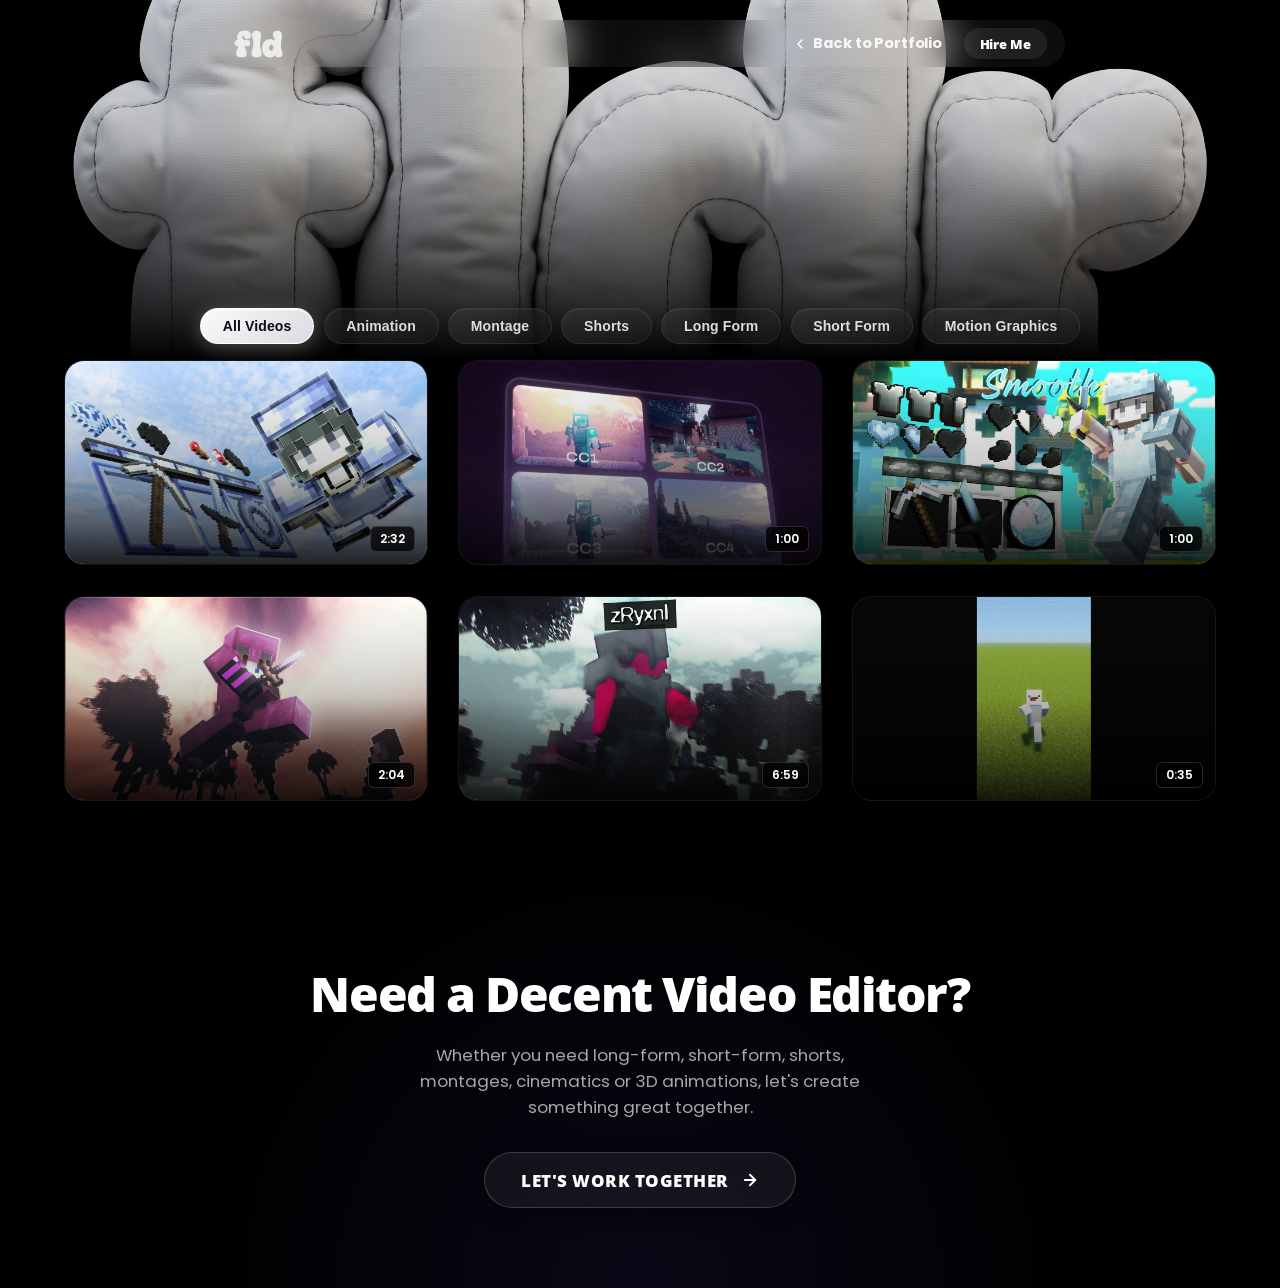
<file: video-gallery.html>
<!DOCTYPE html>
<html lang="en" class="dark">
  <head>
    <meta charset="UTF-8" />
    <meta name="viewport" content="width=device-width, initial-scale=1.0, maximum-scale=1" />

    <title>fld | Edits</title>
    <meta name="description" content="High-retention video edits, cinematic, sound design, and Minecraft animations by fre." />
    <meta name="keywords" content="video editing, minecraft animation, gaming edits, fre, youtube video editor, minecraft cinematic" />
    <meta name="author" content="fld" />
    <meta name="robots" content="index, follow" />
    <meta name="theme-color" content="#000000" />

    <meta property="og:type" content="website" />
    <meta property="og:title" content="fld | Edits" />
    <meta property="og:description" content="High-retention video edits, cinematic pacing, and Minecraft animations by fre." />
    <meta property="og:url" content="https://feumm.github.io/feum/video-gallery.html" />
    <meta property="og:image" content="./assets/opengraph.jpg" />

    <meta name="twitter:card" content="summary_large_image" />
    <meta name="twitter:title" content="fld | Edits" />
    <meta name="twitter:description" content="High-retention video edits and Minecraft animations by fldr." />
    <meta name="twitter:image" content="./assets/opengraph.jpg" />

    <link rel="icon" type="image/svg+xml" href="./favicon.svg" />
    <link rel="manifest" href="./video-manifest.webmanifest" />
    <link rel="stylesheet" href="./perf.css" />

    <link rel="preconnect" href="https://fonts.googleapis.com">
    <link rel="preconnect" href="https://fonts.gstatic.com" crossorigin>
    <link href="https://fonts.googleapis.com/css2?family=Inter:wght@400;500;600;700;800;900&family=Space+Grotesk:wght@400;500;600;700;800&family=Archivo:ital,wght@1,800&display=swap" rel="stylesheet">
    <link href="https://api.fontshare.com/v2/css?f[]=satoshi@500,600,700,800,900&f[]=clash-display@400,500,600,700&display=swap" rel="stylesheet">
    <link href="https://fonts.googleapis.com/css2?family=Poppins:ital,wght@0,400;0,500;0,600;0,700;0,800;0,900;1,600;1,800&display=swap" rel="stylesheet">

    <style>
      @font-face {
        font-family: 'OpenSans';
        src: url('./fonts/OpenSans-ExtraBold.ttf') format('truetype');
        font-weight: 800;
        font-style: normal;
        font-display: swap;
      }
      @font-face {
        font-family: 'OpenSans';
        src: url('./fonts/OpenSans-Semibold.ttf') format('truetype');
        font-weight: 600;
        font-style: normal;
        font-display: swap;
      }
      @font-face {
        font-family: 'OpenSans';
        src: url('./fonts/OpenSans-Regular.ttf') format('truetype');
        font-weight: 400;
        font-style: normal;
        font-display: swap;
      }

      * {
        box-sizing: border-box;
        margin: 0;
        padding: 0;
        scrollbar-width: thin;
        scrollbar-color: rgba(255, 255, 255, 0.2) #000000;
      }

      :root, html, body {
        color-scheme: dark;
      }

      /* Custom Sleek Dark Scrollbar matching main portfolio */
      ::-webkit-scrollbar {
        width: 8px;
        height: 8px;
      }

      ::-webkit-scrollbar-track {
        background: #000000;
      }

      ::-webkit-scrollbar-thumb {
        background: rgba(255, 255, 255, 0.2);
        border-radius: 9999px;
        border: 2px solid #000000;
      }

      ::-webkit-scrollbar-thumb:hover {
        background: rgba(255, 255, 255, 0.35);
      }

      @media (max-width: 768px) {
        html, body, *, *::before, *::after {
          -ms-overflow-style: none !important;
          scrollbar-width: none !important;
        }
        ::-webkit-scrollbar {
          display: none !important;
          width: 0 !important;
          height: 0 !important;
          background: transparent !important;
        }
        ::-webkit-scrollbar-thumb,
        ::-webkit-scrollbar-track {
          display: none !important;
          background: transparent !important;
        }
      }

      html, body {
        background-color: #000000;
        color: #ffffff;
        font-family: 'Poppins', 'Inter', -apple-system, BlinkMacSystemFont, sans-serif;
        min-height: 100vh;
        overflow-x: hidden;
        scroll-behavior: smooth;
      }

      .font-display {
        font-family: 'Clash Display', 'OpenSans', sans-serif;
      }

      /* Frosted Navigation Bar */
      .navbar {
        position: fixed;
        top: 1.25rem;
        left: 0;
        right: 0;
        z-index: 50;
        display: flex;
        justify-content: center;
        padding: 0 1rem;
        pointer-events: none;
      }

      .nav-inner {
        pointer-events: auto;
        display: flex;
        align-items: center;
        justify-content: space-between;
        gap: 1rem;
        background: rgba(255, 255, 255, 0.05);
        backdrop-filter: blur(20px) saturate(180%);
        -webkit-backdrop-filter: blur(20px) saturate(180%);
        border: none;
        outline: none;
        border-radius: 9999px;
        padding: 0.42rem 1.15rem;
        max-width: 850px;
        width: 100%;
        box-shadow: none;
      }

      .nav-brand {
        display: flex;
        align-items: center;
        gap: 0.5rem;
        text-decoration: none;
        flex-shrink: 0;
      }

      .nav-logo {
        height: 28px;
        width: auto;
        mix-blend-mode: screen;
        display: block;
      }

      .nav-links {
        display: flex;
        align-items: center;
        gap: 0.5rem;
        flex-shrink: 0;
      }

      .nav-link {
        color: rgba(255, 255, 255, 0.9);
        font-size: 0.92rem;
        font-weight: 700;
        text-decoration: none;
        transition: color 0.2s, background-color 0.2s;
        padding: 0.4rem 0.85rem;
        border-radius: 9999px;
        display: flex;
        align-items: center;
        gap: 0.35rem;
        letter-spacing: -0.01em;
        white-space: nowrap;
        flex-shrink: 0;
      }

      .nav-link:hover {
        color: #ffffff;
        background: rgba(255, 255, 255, 0.08);
      }

      .nav-cta {
        background: rgba(255, 255, 255, 0.08);
        color: #ffffff;
        font-family: 'OpenSans', 'Poppins', 'Clash Display', sans-serif;
        font-weight: 800;
        font-size: 0.84rem;
        padding: 0.4rem 1rem;
        border-radius: 9999px;
        text-decoration: none;
        border: none;
        transition: background 0.2s, transform 0.2s, color 0.2s;
        letter-spacing: -0.01em;
        white-space: nowrap;
        flex-shrink: 0;
      }

      .nav-cta:hover {
        background: rgba(255, 255, 255, 0.14);
        color: #ffffff;
        transform: scale(1.02);
      }

      .install-app-btn {
        cursor: pointer;
        appearance: none;
      }

      /* Hero Section */
      .hero-section {
        position: relative;
        padding: 6.5rem 1.5rem 1rem;
        text-align: center;
        width: 100%;
        max-width: none;
        min-height: 360px;
        box-sizing: border-box;
        margin: 0 auto;
        overflow: hidden;
        display: flex;
        align-items: flex-end;
        justify-content: center;
        background:
          linear-gradient(to bottom, rgba(0, 0, 0, 0.08) 0%, rgba(0, 0, 0, 0.2) 42%, #000000 100%),
          url("./assets/hero-white-fldr.jpeg") center 42% / cover no-repeat;
      }

      .hero-glow {
        display: none !important;
      }

      .hero-badge {
        display: inline-flex;
        align-items: center;
        gap: 0.5rem;
        padding: 0.35rem 0.95rem;
        border-radius: 999px;
        background: rgba(255, 255, 255, 0.05);
        border: 1px solid rgba(255, 255, 255, 0.12);
        font-size: 0.78rem;
        letter-spacing: 0.06em;
        text-transform: uppercase;
        color: rgba(255, 255, 255, 0.85);
        margin-bottom: 1.5rem;
        backdrop-filter: blur(10px);
      }

      .hero-badge span.dot {
        width: 6px;
        height: 6px;
        border-radius: 50%;
        background: #22c55e;
        box-shadow: 0 0 8px #22c55e;
      }

      .hero-title {
        font-family: 'Clash Display', 'OpenSans', sans-serif;
        font-size: clamp(2.4rem, 6vw, 4.2rem);
        font-weight: 700;
        letter-spacing: -0.035em;
        line-height: 1.05;
        margin-bottom: 1rem;
        color: #ffffff;
      }

      .hero-title span.italic-muted {
        font-style: italic;
        color: rgba(255, 255, 255, 0.55);
        font-weight: 400;
      }

      .hero-subtitle {
        font-size: clamp(0.95rem, 2vw, 1.15rem);
        color: rgba(255, 255, 255, 0.65);
        max-width: 620px;
        margin: 0 auto 2rem;
        line-height: 1.6;
      }

      /* Filter Tabs - Frosted Glass Style */
      .filters-wrapper {
        display: flex;
        justify-content: center;
        align-items: center;
        gap: 0.6rem;
        flex-wrap: wrap;
        position: relative;
        z-index: 1;
        margin: 0 auto;
        padding: 0 1rem;
        background: transparent;
        border: none;
        box-shadow: none;
      }

      .filter-btn {
        background: linear-gradient(135deg, rgba(255, 255, 255, 0.07) 0%, rgba(255, 255, 255, 0.02) 100%);
        border: 1px solid rgba(255, 255, 255, 0.07);
        color: rgba(255, 255, 255, 0.85);
        padding: 0.55rem 1.35rem;
        border-radius: 999px;
        font-size: 0.875rem;
        font-weight: 700;
        cursor: pointer;
        transition: all 0.3s cubic-bezier(0.16, 1, 0.3, 1);
        backdrop-filter: blur(16px);
        -webkit-backdrop-filter: blur(16px);
        box-shadow: inset 0 1px 1px 0 rgba(255, 255, 255, 0.06), 0 2px 8px rgba(0, 0, 0, 0.2);
        letter-spacing: 0.01em;
        white-space: nowrap;
        flex-shrink: 0;
        user-select: none;
      }

      .filter-btn:hover {
        background: linear-gradient(135deg, rgba(255, 255, 255, 0.12) 0%, rgba(255, 255, 255, 0.04) 100%);
        color: #ffffff;
        border-color: rgba(255, 255, 255, 0.12);
        box-shadow: inset 0 1px 1.5px 0 rgba(255, 255, 255, 0.12), 0 4px 14px rgba(0, 0, 0, 0.25);
        transform: translateY(-1px);
      }

      .filter-btn.active {
        background: linear-gradient(135deg, rgba(255, 255, 255, 0.98) 0%, rgba(240, 240, 248, 0.9) 100%);
        color: #0b0c10;
        font-weight: 800;
        border-color: rgba(255, 255, 255, 0.98);
        box-shadow: 0 4px 20px rgba(255, 255, 255, 0.25), inset 0 1px 1px #ffffff;
        transform: translateY(0);
      }

      /* Video Gallery Grid */
      .gallery-container {
        max-width: 1200px;
        margin: 0 auto;
        padding: 0 1.5rem 5rem;
      }

      .video-grid {
        display: grid;
        grid-template-columns: repeat(3, minmax(0, 1fr));
        gap: clamp(1rem, 2.4vw, 2rem);
        align-items: start;
      }

      /* Keep a portrait preview from creating a tall, uneven desktop row. */
      .video-grid .video-card[data-aspect="9/16"] .thumbnail-wrap {
        aspect-ratio: 16 / 9 !important;
        background: #070707;
      }

      .video-grid .video-card[data-aspect="9/16"] .thumbnail-img {
        object-fit: contain;
      }

      @media (max-width: 1024px) {
        .video-grid {
          grid-template-columns: repeat(2, minmax(0, 1fr));
          gap: 1.25rem;
        }
      }

      @media (max-width: 768px) {
        .navbar {
          top: 0.75rem;
          padding: 0 0.85rem;
        }

        .nav-inner {
          padding: 0.32rem 0.75rem;
          gap: 0.5rem;
          max-width: 100%;
        }

        .nav-logo {
          height: 24px;
        }

        .nav-links {
          gap: 0.3rem;
        }

        .nav-link {
          font-size: 0.82rem;
          padding: 0.32rem 0.65rem;
          gap: 0.28rem;
          font-weight: 700;
        }

        .nav-link svg {
          width: 14px;
          height: 14px;
        }

        .nav-cta {
          font-size: 0.78rem;
          padding: 0.32rem 0.8rem;
        }

        .hero-section {
          min-height: 300px;
          padding: 5.5rem 0 1.25rem;
          overflow: visible;
          background-position: center center;
        }

        .filters-wrapper {
          display: flex;
          flex-wrap: nowrap;
          justify-content: flex-start;
          align-items: center;
          gap: 0.55rem;
          overflow-x: auto;
          overflow-y: hidden;
          -webkit-overflow-scrolling: touch;
          scroll-behavior: smooth;
          scrollbar-width: none;
          -ms-overflow-style: none;
          padding: 0.4rem 1.25rem 1rem;
          margin: 0.5rem 0 1.75rem;
          width: 100%;
          box-sizing: border-box;
        }

        .filters-wrapper::-webkit-scrollbar {
          display: none;
        }

        .filter-btn {
          padding: 0.5rem 1.15rem;
          font-size: 0.82rem;
          scroll-margin-left: 1.25rem;
          scroll-margin-right: 1.25rem;
          touch-action: pan-x;
        }

        .video-grid {
          grid-template-columns: repeat(2, minmax(0, 1fr));
          gap: 1rem;
        }
      }

      @media (max-width: 480px) {
        .navbar {
          top: 0.6rem;
          padding: 0 0.5rem;
        }

        .nav-inner {
          padding: 0.28rem 0.55rem;
          gap: 0.35rem;
        }

        .nav-logo {
          height: 21px;
        }

        .nav-links {
          gap: 0.22rem;
        }

        .nav-link {
          font-size: 0.76rem;
          padding: 0.28rem 0.5rem;
          gap: 0.22rem;
        }

        .nav-link svg {
          width: 13px;
          height: 13px;
        }

        .nav-cta {
          font-size: 0.74rem;
          padding: 0.28rem 0.65rem;
        }

        .hero-section {
          min-height: 270px;
          padding: 5rem 0 1rem;
        }
      }

      @media (max-width: 420px) {
        .video-grid {
          grid-template-columns: 1fr;
          gap: 1.25rem;
        }
      }

      @media (max-width: 360px) {
        .navbar {
          top: 0.5rem;
          padding: 0 0.35rem;
        }

        .nav-inner {
          padding: 0.24rem 0.45rem;
          gap: 0.25rem;
        }

        .nav-logo {
          height: 19px;
        }

        .nav-link {
          font-size: 0.7rem;
          padding: 0.25rem 0.4rem;
          gap: 0.2rem;
        }

        .nav-cta {
          font-size: 0.7rem;
          padding: 0.25rem 0.55rem;
        }
      }

      .video-card {
        background: rgba(255, 255, 255, 0.025);
        border: 1px solid rgba(255, 255, 255, 0.06);
        border-radius: 1.25rem;
        overflow: hidden;
        cursor: pointer;
        transition: transform 0.35s cubic-bezier(0.2, 0.8, 0.2, 1), border-color 0.35s ease, box-shadow 0.35s ease;
        position: relative;
        display: flex;
        flex-direction: column;
      }

      .video-card:hover {
        transform: translateY(-5px);
        border-color: rgba(255, 255, 255, 0.2);
        box-shadow: 0 20px 40px rgba(0, 0, 0, 0.6), 0 0 30px rgba(168, 85, 247, 0.15);
      }

      .thumbnail-wrap {
        position: relative;
        width: 100%;
        overflow: hidden;
        background: #0d0d0d;
        display: flex;
        align-items: center;
        justify-content: center;
      }

      .thumbnail-img {
        width: 100%;
        height: 100%;
        object-fit: cover;
        display: block;
        transition: transform 0.6s cubic-bezier(0.2, 0.8, 0.2, 1), filter 0.4s ease;
      }

      .video-card:hover .thumbnail-img {
        transform: scale(1.04);
      }

      .thumbnail-gradient {
        position: absolute;
        inset: 0;
        background: linear-gradient(to top, rgba(0, 0, 0, 0.85) 0%, rgba(0, 0, 0, 0.2) 50%, transparent 100%);
        pointer-events: none;
      }

      .duration-badge {
        position: absolute;
        bottom: 0.75rem;
        right: 0.75rem;
        background: rgba(0, 0, 0, 0.75);
        backdrop-filter: blur(8px);
        border: 1px solid rgba(255, 255, 255, 0.15);
        color: #ffffff;
        font-size: 0.75rem;
        font-weight: 600;
        padding: 0.2rem 0.55rem;
        border-radius: 6px;
      }

      .category-badge {
        position: absolute;
        top: 0.75rem;
        left: 0.75rem;
        background: rgba(0, 0, 0, 0.65);
        backdrop-filter: blur(8px);
        border: 1px solid rgba(255, 255, 255, 0.12);
        color: rgba(255, 255, 255, 0.9);
        font-size: 0.7rem;
        font-weight: 500;
        padding: 0.2rem 0.6rem;
        border-radius: 999px;
        text-transform: uppercase;
        letter-spacing: 0.04em;
      }

      .play-btn-overlay {
        position: absolute;
        inset: 0;
        display: flex;
        align-items: center;
        justify-content: center;
        opacity: 0;
        background: rgba(0, 0, 0, 0.35);
        backdrop-filter: blur(3px);
        transition: opacity 0.3s ease;
      }

      .video-card:hover .play-btn-overlay {
        opacity: 1;
      }

      .play-icon-circle {
        width: 52px;
        height: 52px;
        border-radius: 50%;
        background: rgba(255, 255, 255, 0.95);
        color: #000000;
        display: flex;
        align-items: center;
        justify-content: center;
        box-shadow: 0 10px 25px rgba(0, 0, 0, 0.5), 0 0 20px rgba(255, 255, 255, 0.4);
        transform: scale(0.85);
        transition: transform 0.3s cubic-bezier(0.34, 1.56, 0.64, 1);
      }

      .video-card:hover .play-icon-circle {
        transform: scale(1);
      }

      .card-info {
        padding: 1.15rem 1.25rem 1.25rem;
        display: flex;
        flex-direction: column;
        justify-content: center;
      }

      .video-title {
        font-family: 'Clash Display', 'OpenSans', sans-serif;
        font-size: 1.15rem;
        font-weight: 600;
        letter-spacing: -0.02em;
        line-height: 1.3;
        margin-bottom: 0;
        color: #ffffff;
      }

      .video-description {
        font-size: 0.85rem;
        color: rgba(255, 255, 255, 0.6);
        line-height: 1.5;
        margin-bottom: 1rem;
        flex-grow: 1;
      }

      .card-meta-tags {
        display: flex;
        flex-wrap: wrap;
        gap: 0.4rem;
        align-items: center;
      }

      .meta-tag {
        font-size: 0.72rem;
        color: rgba(255, 255, 255, 0.5);
        background: rgba(255, 255, 255, 0.04);
        border: 1px solid rgba(255, 255, 255, 0.07);
        padding: 0.15rem 0.5rem;
        border-radius: 4px;
      }

      /* Modal / Lightbox Video Player */
      .modal-backdrop {
        position: fixed;
        inset: 0;
        background: rgba(0, 0, 0, 0.88);
        backdrop-filter: blur(20px);
        -webkit-backdrop-filter: blur(20px);
        z-index: 100;
        display: flex;
        align-items: center;
        justify-content: center;
        padding: 1.5rem;
        opacity: 0;
        visibility: hidden;
        pointer-events: none;
        transition: opacity 0.32s ease, visibility 0s linear 0.32s;
      }

      .modal-backdrop.active {
        opacity: 1;
        visibility: visible;
        pointer-events: auto;
        transition: opacity 0.32s ease, visibility 0s linear 0s;
      }

      .modal-backdrop.closing {
        opacity: 0;
        visibility: visible;
        pointer-events: none;
        transition: opacity 0.32s ease, visibility 0s linear 0.32s;
      }

      .modal-content {
        background: transparent;
        border: none;
        border-radius: 0;
        max-width: 900px;
        width: 100%;
        overflow: visible;
        box-shadow: none;
        position: relative;
        opacity: 0;
        transform: scale(0.94) translateY(14px);
        transition: transform 0.38s cubic-bezier(0.16, 1, 0.3, 1), opacity 0.26s ease, max-width 0.3s cubic-bezier(0.2, 0.8, 0.2, 1);
      }

      .modal-backdrop.active .modal-content {
        opacity: 1;
        transform: scale(1) translateY(0);
      }

      .modal-backdrop.closing .modal-content {
        opacity: 0;
        transform: scale(0.96) translateY(8px);
      }

      .modal-close-btn {
        position: absolute;
        top: 1rem;
        right: 1rem;
        width: 38px;
        height: 38px;
        border-radius: 50%;
        background: rgba(255, 255, 255, 0.1);
        border: 1px solid rgba(255, 255, 255, 0.15);
        color: #ffffff;
        display: flex;
        align-items: center;
        justify-content: center;
        cursor: pointer;
        z-index: 10;
        transition: background 0.2s, transform 0.2s;
      }

      .modal-close-btn:hover {
        background: rgba(255, 255, 255, 0.2);
        transform: scale(1.08);
      }

      .modal-player-wrap {
        position: relative;
        width: 100%;
        aspect-ratio: 16 / 9;
        max-height: 80vh;
        background: #000000;
        border: 1px solid rgba(255, 255, 255, 0.12);
        border-radius: 1.5rem;
        overflow: hidden;
        box-shadow: 0 25px 60px rgba(0, 0, 0, 0.8), 0 0 40px rgba(168, 85, 247, 0.15);
        display: flex;
        align-items: center;
        justify-content: center;
        transition: aspect-ratio 0.3s ease;
      }

      .modal-player-wrap video,
      .modal-player-wrap iframe {
        width: 100%;
        height: 100%;
        border: none;
      }

      .modal-details {
        position: absolute;
        right: 1.25rem;
        bottom: -1rem;
        z-index: 11;
        padding: 0;
        pointer-events: none;
      }

      .modal-title {
        display: none;
      }

      .modal-desc {
        display: none;
      }

      .modal-actions {
        display: block;
      }

      .modal-actions .card-meta-tags {
        display: none;
      }

      .modal-hire-btn {
        pointer-events: auto;
        display: inline-flex;
        align-items: center;
        justify-content: center;
        min-height: 38px;
        padding: 0.55rem 1.15rem;
        border: 1px solid rgba(255, 255, 255, 0.16);
        border-radius: 9999px;
        background: rgba(22, 22, 22, 0.88);
        color: #ffffff;
        font-family: 'OpenSans', 'Poppins', 'Clash Display', sans-serif;
        font-size: 0.82rem;
        font-weight: 800;
        text-decoration: none;
        white-space: nowrap;
        backdrop-filter: blur(14px);
        -webkit-backdrop-filter: blur(14px);
        box-shadow: 0 8px 24px rgba(0, 0, 0, 0.45);
        transition: background 0.2s ease, border-color 0.2s ease, transform 0.2s ease;
      }

      .modal-hire-btn:hover {
        background: rgba(48, 48, 48, 0.94);
        border-color: rgba(255, 255, 255, 0.3);
        color: #ffffff;
        transform: translateY(-2px);
      }

      /* Call to Action Footer Section */
      .cta-section {
        border-top: none;
        padding: 5rem 1.5rem;
        text-align: center;
        background: radial-gradient(circle at 50% 100%, rgba(30, 27, 75, 0.3) 0%, transparent 60%);
      }

      .cta-title {
        font-family: 'Clash Display', 'OpenSans', sans-serif;
        font-size: clamp(2rem, 4vw, 3rem);
        font-weight: 700;
        letter-spacing: -0.03em;
        margin-bottom: 1rem;
      }

      .cta-desc {
        color: rgba(255, 255, 255, 0.65);
        font-size: 1.05rem;
        max-width: 500px;
        margin: 0 auto 2rem;
      }

      .cta-btn {
        display: inline-flex;
        align-items: center;
        gap: 0.75rem;
        padding: 0.95rem 2.25rem;
        background: rgba(255, 255, 255, 0.06);
        border: 1px solid rgba(255, 255, 255, 0.18);
        border-radius: 999px;
        color: #ffffff;
        font-family: 'OpenSans', 'Poppins', 'Clash Display', sans-serif;
        font-size: 1.05rem;
        font-weight: 800;
        text-decoration: none;
        backdrop-filter: blur(14px);
        transition: all 0.25s ease;
        box-shadow: 0 4px 20px rgba(0, 0, 0, 0.4);
        letter-spacing: 0.03em;
      }

      .cta-btn:hover {
        background: rgba(255, 255, 255, 0.14);
        border-color: rgba(255, 255, 255, 0.35);
        transform: scale(1.03);
      }

      /* Footer */
      footer {
        padding: 3rem 1.5rem;
        text-align: center;
        border-top: none;
      }

      .footer-socials {
        display: flex;
        justify-content: center;
        flex-wrap: wrap;
        gap: 1.5rem;
        margin-bottom: 1.5rem;
        list-style: none;
      }

      .footer-social-link {
        color: rgba(255, 255, 255, 0.6);
        text-decoration: none;
        font-size: 0.85rem;
        transition: color 0.2s;
      }

      .footer-social-link:hover {
        color: #ffffff;
      }

      .copyright-text {
        font-family: 'Clash Display', 'OpenSans', sans-serif;
        font-size: 0.85rem;
        color: rgba(255, 255, 255, 0.4);
        letter-spacing: 0.04em;
      }

      /* Site Preloader Animation */
      #site-preloader {
        position: fixed;
        inset: 0;
        width: 100vw;
        height: 100vh;
        background-color: #000000;
        z-index: 99999999;
        display: flex;
        justify-content: center;
        align-items: center;
        pointer-events: all;
        transition: opacity 0.6s cubic-bezier(0.22, 1, 0.36, 1), transform 0.6s cubic-bezier(0.22, 1, 0.36, 1), visibility 0.6s;
      }

      #site-preloader.preloader-hidden {
        opacity: 0;
        transform: scale(1.04);
        pointer-events: none;
        visibility: hidden;
      }

      .preloader-content {
        position: relative;
        display: flex;
        flex-direction: column;
        align-items: center;
        gap: 28px;
      }

      .preloader-glow {
        position: absolute;
        top: 35%;
        left: 50%;
        transform: translate(-50%, -50%);
        width: 220px;
        height: 220px;
        background: radial-gradient(circle, rgba(168, 85, 247, 0.28) 0%, rgba(59, 130, 246, 0.18) 45%, transparent 70%);
        filter: blur(32px);
        pointer-events: none;
        animation: preloaderPulse 2.4s ease-in-out infinite alternate;
      }

      .preloader-logo {
        position: relative;
        width: 130px;
        max-width: 45vw;
        height: auto;
        mix-blend-mode: screen;
        user-select: none;
        pointer-events: none;
        animation: preloaderLogoAnim 2s ease-in-out infinite alternate;
      }

      .preloader-track {
        width: 110px;
        height: 2px;
        background: rgba(255, 255, 255, 0.08);
        border-radius: 999px;
        overflow: hidden;
        position: relative;
      }

      .preloader-bar {
        position: absolute;
        top: 0;
        left: 0;
        height: 100%;
        width: 40%;
        background: linear-gradient(90deg, transparent 0%, #ffffff 50%, #a855f7 100%);
        border-radius: 999px;
        box-shadow: 0 0 10px rgba(255, 255, 255, 0.8);
        animation: preloaderProgress 1.4s cubic-bezier(0.4, 0, 0.2, 1) infinite;
      }

      @keyframes preloaderLogoAnim {
        0% {
          transform: scale(0.96);
          filter: brightness(0.9) drop-shadow(0 0 12px rgba(255, 255, 255, 0.2));
        }
        100% {
          transform: scale(1.03);
          filter: brightness(1.08) drop-shadow(0 0 24px rgba(168, 85, 247, 0.45));
        }
      }

      @keyframes preloaderPulse {
        0% {
          opacity: 0.4;
          transform: translate(-50%, -50%) scale(0.85);
        }
        100% {
          opacity: 0.95;
          transform: translate(-50%, -50%) scale(1.2);
        }
      }

      @keyframes preloaderProgress {
        0% {
          left: -40%;
          width: 30%;
        }
        50% {
          width: 60%;
        }
        100% {
          left: 110%;
          width: 30%;
        }
      }

      /* ── Hire / Contact Modal Styles (Pure Black & White Frosted Glass with Spring Popup) ── */
      .feum-hire-modal {
        position: fixed !important;
        inset: 0 !important;
        z-index: 999999999 !important;
        display: flex !important;
        align-items: center !important;
        justify-content: center !important;
        padding: 1.25rem !important;
        pointer-events: none !important;
        opacity: 0 !important;
        visibility: hidden !important;
        transition: opacity 0.32s cubic-bezier(0.32, 0.72, 0, 1), visibility 0.32s cubic-bezier(0.32, 0.72, 0, 1) !important;
        box-sizing: border-box !important;
      }
      .feum-hire-modal.active {
        opacity: 1 !important;
        visibility: visible !important;
        pointer-events: auto !important;
      }
      .feum-modal-overlay {
        position: fixed !important;
        inset: 0 !important;
        background: rgba(0, 0, 0, 0.8) !important;
        backdrop-filter: blur(16px) saturate(100%) !important;
        -webkit-backdrop-filter: blur(16px) saturate(100%) !important;
        z-index: 1 !important;
        cursor: pointer !important;
        opacity: 0 !important;
        transition: opacity 0.32s cubic-bezier(0.32, 0.72, 0, 1), backdrop-filter 0.32s ease, -webkit-backdrop-filter 0.32s ease !important;
      }
      .feum-hire-modal.active .feum-modal-overlay {
        opacity: 1 !important;
      }
      .feum-modal-container {
        position: relative !important;
        z-index: 2 !important;
        width: 100% !important;
        max-width: 460px !important;
        display: flex !important;
        justify-content: center !important;
      }
      .feum-modal-card {
        position: relative !important;
        width: 100% !important;
        background: rgba(14, 14, 14, 0.95) !important;
        backdrop-filter: blur(36px) saturate(100%) !important;
        -webkit-backdrop-filter: blur(36px) saturate(100%) !important;
        border: none !important;
        outline: none !important;
        border-radius: 24px !important;
        padding: 2.25rem 2rem 1.85rem !important;
        box-shadow: 0 25px 80px rgba(0, 0, 0, 0.95) !important;
        opacity: 0 !important;
        transform: scale(0.92) translateY(18px) !important;
        transition: transform 0.32s cubic-bezier(0.32, 0.72, 0, 1), opacity 0.28s cubic-bezier(0.32, 0.72, 0, 1) !important;
        box-sizing: border-box !important;
        color: #ffffff !important;
        font-family: 'OpenSans', 'Poppins', sans-serif !important;
        will-change: transform, opacity !important;
      }
      .feum-hire-modal.active .feum-modal-card {
        opacity: 1 !important;
        transform: scale(1) translateY(0) !important;
        transition: transform 0.38s cubic-bezier(0.16, 1, 0.3, 1), opacity 0.32s cubic-bezier(0.16, 1, 0.3, 1) !important;
      }
      .feum-modal-close {
        position: absolute !important;
        top: 1.25rem !important;
        right: 1.25rem !important;
        width: 34px !important;
        height: 34px !important;
        border-radius: 50% !important;
        background: rgba(255, 255, 255, 0.08) !important;
        border: none !important;
        outline: none !important;
        color: #ffffff !important;
        cursor: pointer !important;
        display: flex !important;
        align-items: center !important;
        justify-content: center !important;
        transition: all 0.2s ease !important;
        z-index: 10 !important;
      }
      .feum-modal-close:hover {
        background: rgba(255, 255, 255, 0.22) !important;
        color: #ffffff !important;
        transform: scale(1.08) !important;
      }
      .feum-modal-close:active {
        transform: scale(0.95) !important;
      }
      .feum-modal-header {
        text-align: left !important;
        margin-bottom: 1.25rem !important;
        padding-right: 2rem !important;
      }
      .feum-modal-title {
        font-family: 'Clash Display', 'OpenSans', sans-serif !important;
        font-size: 1.65rem !important;
        font-weight: 700 !important;
        letter-spacing: -0.03em !important;
        color: #ffffff !important;
        -webkit-text-fill-color: #ffffff !important;
        margin: 0 0 0.35rem 0 !important;
        line-height: 1.15 !important;
      }
      .feum-modal-subtitle {
        font-size: 0.85rem !important;
        color: rgba(255, 255, 255, 0.6) !important;
        margin: 0 !important;
        line-height: 1.45 !important;
      }
      .feum-modal-discord-wrap {
        margin-bottom: 1rem !important;
      }
      .feum-modal-discord-btn {
        display: flex !important;
        align-items: center !important;
        justify-content: space-between !important;
        padding: 0.75rem 1.15rem !important;
        border-radius: 14px !important;
        background: rgba(255, 255, 255, 0.06) !important;
        border: none !important;
        outline: none !important;
        color: #ffffff !important;
        text-decoration: none !important;
        transition: all 0.2s ease !important;
        font-weight: 600 !important;
        font-size: 0.88rem !important;
      }
      .feum-modal-discord-btn:hover {
        background: rgba(255, 255, 255, 0.12) !important;
        transform: translateY(-1px) !important;
        color: #ffffff !important;
      }
      .feum-discord-left {
        display: flex !important;
        align-items: center !important;
        gap: 0.65rem !important;
      }
      .feum-discord-icon {
        width: 20px !important;
        height: 20px !important;
        color: #ffffff !important;
        flex-shrink: 0 !important;
      }
      .feum-discord-badge {
        font-size: 0.65rem !important;
        font-weight: 700 !important;
        text-transform: uppercase !important;
        letter-spacing: 0.05em !important;
        padding: 0.15rem 0.45rem !important;
        border-radius: 9999px !important;
        background: rgba(255, 255, 255, 0.15) !important;
        color: #ffffff !important;
      }
      .feum-arrow-icon {
        color: rgba(255, 255, 255, 0.4) !important;
        transition: transform 0.2s ease, color 0.2s ease !important;
      }
      .feum-modal-discord-btn:hover .feum-arrow-icon {
        transform: translateX(3px) !important;
        color: #ffffff !important;
      }
      .feum-modal-divider {
        display: flex !important;
        align-items: center !important;
        text-align: center !important;
        margin: 1rem 0 !important;
        color: rgba(255, 255, 255, 0.4) !important;
        font-size: 0.68rem !important;
        font-weight: 700 !important;
        letter-spacing: 0.08em !important;
      }
      .feum-modal-divider::before,
      .feum-modal-divider::after {
        content: '' !important;
        flex: 1 !important;
        border-bottom: 1px solid rgba(255, 255, 255, 0.08) !important;
      }
      .feum-modal-divider span {
        padding: 0 0.75rem !important;
      }
      .feum-modal-form-view {
        display: block !important;
      }
      .feum-modal-form-view.feum-hidden {
        display: none !important;
      }
      .feum-hire-form {
        display: flex !important;
        flex-direction: column !important;
        gap: 0.75rem !important;
        text-align: left !important;
      }
      .feum-form-group {
        display: flex !important;
        flex-direction: column !important;
        gap: 0.35rem !important;
      }
      .feum-form-label {
        font-size: 0.78rem !important;
        font-weight: 600 !important;
        color: rgba(255, 255, 255, 0.8) !important;
        letter-spacing: 0.01em !important;
      }
      .feum-req {
        color: rgba(255, 255, 255, 0.6) !important;
        font-weight: 700 !important;
      }
      .feum-modal-input {
        width: 100% !important;
        background: rgba(255, 255, 255, 0.06) !important;
        border: none !important;
        outline: none !important;
        border-radius: 12px !important;
        padding: 0.68rem 0.85rem !important;
        color: #ffffff !important;
        font-size: 0.88rem !important;
        font-family: inherit !important;
        box-sizing: border-box !important;
        transition: all 0.2s ease !important;
      }
      .feum-modal-input:focus {
        background: rgba(255, 255, 255, 0.1) !important;
        box-shadow: 0 0 0 2px rgba(255, 255, 255, 0.35) !important;
      }
      .feum-modal-input::placeholder {
        color: rgba(255, 255, 255, 0.35) !important;
      }
      .feum-modal-textarea {
        resize: vertical !important;
        min-height: 80px !important;
        max-height: 180px !important;
      }
      .feum-modal-submit-btn {
        display: inline-flex !important;
        align-items: center !important;
        justify-content: center !important;
        gap: 0.5rem !important;
        width: 100% !important;
        padding: 0.8rem 1.25rem !important;
        border-radius: 14px !important;
        background: #ffffff !important;
        border: none !important;
        outline: none !important;
        color: #000000 !important;
        font-size: 0.92rem !important;
        font-weight: 700 !important;
        cursor: pointer !important;
        transition: all 0.2s ease !important;
        box-shadow: 0 4px 20px rgba(255, 255, 255, 0.15) !important;
      }
      .feum-modal-submit-btn:hover {
        background: #e8e8e8 !important;
        transform: translateY(-1px) !important;
        color: #000000 !important;
        box-shadow: 0 6px 24px rgba(255, 255, 255, 0.22) !important;
      }
      .feum-modal-submit-btn:active {
        background: #d4d4d4 !important;
        transform: translateY(0) !important;
      }
      .feum-modal-submit-btn:disabled {
        opacity: 0.65 !important;
        cursor: not-allowed !important;
        transform: none !important;
      }
      .feum-modal-success-view {
        display: none !important;
        flex-direction: column !important;
        align-items: center !important;
        text-align: center !important;
        padding: 1.25rem 0 !important;
        gap: 0.85rem !important;
      }
      .feum-modal-success-view.feum-show {
        display: flex !important;
      }
      .feum-success-icon-wrap {
        width: 56px !important;
        height: 56px !important;
        border-radius: 50% !important;
        background: rgba(255, 255, 255, 0.1) !important;
        display: flex !important;
        align-items: center !important;
        justify-content: center !important;
        margin-bottom: 0.25rem !important;
      }
      .feum-success-title {
        font-size: 1.45rem !important;
        font-weight: 700 !important;
        color: #ffffff !important;
        margin: 0 !important;
        letter-spacing: -0.02em !important;
        font-family: 'Clash Display', 'OpenSans', sans-serif !important;
      }
      .feum-success-desc {
        font-size: 0.86rem !important;
        color: rgba(255, 255, 255, 0.65) !important;
        margin: 0 !important;
        line-height: 1.5 !important;
        max-width: 340px !important;
      }
      .feum-success-actions {
        display: flex !important;
        flex-direction: column !important;
        gap: 0.5rem !important;
        width: 100% !important;
        margin-top: 0.75rem !important;
      }
      .feum-modal-secondary-btn {
        width: 100% !important;
        padding: 0.65rem 1rem !important;
        border-radius: 12px !important;
        background: rgba(255, 255, 255, 0.08) !important;
        border: none !important;
        outline: none !important;
        color: #ffffff !important;
        font-size: 0.82rem !important;
        font-weight: 600 !important;
        cursor: pointer !important;
        transition: all 0.2s ease !important;
      }
      .feum-modal-secondary-btn:hover {
        background: rgba(255, 255, 255, 0.15) !important;
        color: #ffffff !important;
      }
      .feum-spinner {
        display: inline-block !important;
        width: 14px !important;
        height: 14px !important;
        border: 2px solid rgba(0, 0, 0, 0.3) !important;
        border-radius: 50% !important;
        border-top-color: #000000 !important;
        animation: feum-spin 0.8s linear infinite !important;
        margin-right: 0.4rem !important;
      }
      @keyframes feum-spin {
        to { transform: rotate(360deg); }
      }
      @media (max-width: 480px) {
        .feum-modal-card {
          padding: 1.85rem 1.25rem 1.4rem !important;
          border-radius: 22px !important;
        }
        .feum-modal-title {
          font-size: 1.45rem !important;
        }
      }
    </style>
  </head>
  <body>
    <!-- Pre-rendered Hire Modal -->
    <div id="feum-hire-modal" class="feum-hire-modal" aria-hidden="true" role="dialog" aria-modal="true" aria-labelledby="feum-modal-title">
      <div class="feum-modal-overlay" id="feum-modal-overlay" onclick="window.closeHireModal && window.closeHireModal(event)"></div>
      <div class="feum-modal-container">
        <div class="feum-modal-card">
          <button type="button" class="feum-modal-close" id="feum-modal-close-btn" aria-label="Close modal" onclick="window.closeHireModal && window.closeHireModal(event)">
            <svg width="18" height="18" viewBox="0 0 24 24" fill="none" stroke="currentColor" stroke-width="2.2" stroke-linecap="round" stroke-linejoin="round"><line x1="18" y1="6" x2="6" y2="18"></line><line x1="6" y1="6" x2="18" y2="18"></line></svg>
          </button>
          
          <div id="feum-modal-form-view" class="feum-modal-form-view">
            <div class="feum-modal-header">
              <h3 id="feum-modal-title" class="feum-modal-title">Let's Work Together</h3>
              <p class="feum-modal-subtitle">Send a message or reach out directly on Discord to discuss your project.</p>
            </div>

            <div class="feum-modal-discord-wrap">
              <a href="https://discord.com/users/1071929676223762452" target="_blank" rel="noopener noreferrer" class="feum-modal-discord-btn">
                <div class="feum-discord-left">
                  <svg class="feum-discord-icon" viewBox="0 0 24 24" fill="currentColor"><path d="M20.317 4.37a19.791 19.791 0 0 0-4.885-1.515.074.074 0 0 0-.079.037c-.21.375-.444.864-.608 1.25a18.27 18.27 0 0 0-5.487 0 12.64 12.64 0 0 0-.617-1.25.077.077 0 0 0-.079-.037A19.736 19.736 0 0 0 3.677 4.37a.07.07 0 0 0-.032.027C.533 9.046-.32 13.58.099 18.057a.082.082 0 0 0 .031.057 19.9 19.9 0 0 0 5.993 3.03.078.078 0 0 0 .084-.028c.462-.63.874-1.295 1.226-1.994.021-.041.001-.09-.041-.106a13.107 13.107 0 0 1-1.872-.892.077.077 0 0 1-.008-.128 10.2 10.2 0 0 0 .372-.292.074.074 0 0 1 .077-.01c3.929 1.793 8.18 1.793 12.061 0a.074.074 0 0 1 .078.01c.12.098.246.198.373.292a.077.077 0 0 1-.006.127 12.299 12.299 0 0 1-1.873.893.077.077 0 0 0-.041.107c.36.698.772 1.362 1.225 1.993a.076.076 0 0 0 .084.028 19.839 19.839 0 0 0 6.002-3.03.077.077 0 0 0 .032-.054c.5-5.177-.838-9.674-3.549-13.66a.061.061 0 0 0-.031-.028zM8.02 15.33c-1.183 0-2.157-1.085-2.157-2.419 0-1.333.956-2.419 2.157-2.419 1.21 0 2.176 1.096 2.157 2.42 0 1.333-.956 2.418-2.157 2.418zm7.975 0c-1.183 0-2.157-1.085-2.157-2.419 0-1.333.955-2.419 2.157-2.419 1.21 0 2.176 1.096 2.157 2.42 0 1.333-.946 2.418-2.157 2.418z"/></svg>
                  <span>Chat on Discord</span>
                  <span class="feum-discord-badge">FASTEST</span>
                </div>
                <svg class="feum-arrow-icon" width="16" height="16" viewBox="0 0 24 24" fill="none" stroke="currentColor" stroke-width="2.2" stroke-linecap="round" stroke-linejoin="round"><line x1="5" y1="12" x2="19" y2="12"></line><polyline points="12 5 19 12 12 19"></polyline></svg>
              </a>
            </div>

            <div class="feum-modal-divider">
              <span>OR SEND A MESSAGE</span>
            </div>

            <form id="feum-hire-form" class="feum-hire-form">
              <div class="feum-form-group">
                <label for="feum-hire-email" class="feum-form-label">Your Email <span class="feum-req">*</span></label>
                <input type="email" id="feum-hire-email" name="email" required placeholder="your.email@example.com" class="feum-modal-input" autocomplete="email" />
              </div>
              <div class="feum-form-group">
                <label for="feum-hire-name" class="feum-form-label">Your Name / Handle</label>
                <input type="text" id="feum-hire-name" name="name" placeholder="Name or channel handle (optional)" class="feum-modal-input" autocomplete="name" />
              </div>
              <div class="feum-form-group">
                <label for="feum-hire-message" class="feum-form-label">What do you need? <span class="feum-req">*</span></label>
                <textarea id="feum-hire-message" name="message" required rows="3" placeholder="Tell me what you need: a custom Minecraft thumbnail or video editing, plus any style or deadline details..." class="feum-modal-input feum-modal-textarea"></textarea>
              </div>
              <button type="submit" id="feum-hire-submit-btn" class="feum-modal-submit-btn">
                <span class="feum-submit-label">Send Message</span>
                <svg class="feum-submit-icon" width="16" height="16" viewBox="0 0 24 24" fill="none" stroke="currentColor" stroke-width="2.2" stroke-linecap="round" stroke-linejoin="round"><line x1="22" y1="2" x2="11" y2="13"></line><polygon points="22 2 15 22 11 13 2 9 22 2"></polygon></svg>
              </button>
            </form>
          </div>

          <!-- Success state (strictly hidden until form submission) -->
          <div id="feum-modal-success-view" class="feum-modal-success-view">
            <div class="feum-success-icon-wrap">
              <svg width="28" height="28" viewBox="0 0 24 24" fill="none" stroke="#ffffff" stroke-width="2.5" stroke-linecap="round" stroke-linejoin="round"><path d="M22 11.08V12a10 10 0 1 1-5.93-9.14"></path><polyline points="22 4 12 14.01 9 11.01"></polyline></svg>
            </div>
            <h3 class="feum-success-title">Message Sent!</h3>
            <p class="feum-success-desc" id="feum-success-msg">Thank you for reaching out! Your message has been sent successfully. I will get back to you shortly.</p>
            <div class="feum-success-actions">
              <button type="button" class="feum-modal-submit-btn" onclick="window.closeHireModal && window.closeHireModal(event)">Done</button>
              <button type="button" class="feum-modal-secondary-btn" id="feum-reset-form-btn">Send Another Message</button>
            </div>
          </div>

        </div>
      </div>
    </div>
    <!-- Navigation -->
    <header class="navbar" id="navbar">
      <nav class="nav-inner">
        <a href="./index.html" class="nav-brand" title="Back to Home">
          <img src="./assets/falw-logo-new.png" alt="fld" class="nav-logo" />
        </a>
        <div class="nav-links">
          <a href="./index.html" class="nav-link">
            <svg xmlns="http://www.w3.org/2000/svg" width="16" height="16" viewBox="0 0 24 24" fill="none" stroke="currentColor" stroke-width="2.5" stroke-linecap="round" stroke-linejoin="round"><path d="m15 18-6-6 6-6"/></svg>
            Back to Portfolio
          </a>
          <button type="button" id="installAppBtn" class="nav-cta install-app-btn" hidden>Install App</button>
          <a href="https://discord.com/users/1071929676223762452" target="_blank" rel="noopener noreferrer" class="nav-cta">Hire Me</a>
        </div>
      </nav>
    </header>

    <!-- Hero Header / Filters -->
    <main>
      <section class="hero-section">
        <!-- Category Filters -->
        <div class="filters-wrapper">
          <button class="filter-btn active" data-category="all">All Videos</button>
          <button class="filter-btn" data-category="animation">Animation</button>
          <button class="filter-btn" data-category="montage">Montage</button>
          <button class="filter-btn" data-category="shorts">Shorts</button>
          <button class="filter-btn" data-category="long-form">Long Form</button>
          <button class="filter-btn" data-category="short-form">Short Form</button>
          <button class="filter-btn" data-category="motion">Motion Graphics</button>
        </div>
      </section>

      <!-- Video Gallery Grid -->
      <section class="gallery-container">
        <div class="video-grid" id="videoGrid">
          <!-- Video cards are dynamically loaded from the easy VIDEOS list in the script below, 
               or you can add direct <article class="video-card"> HTML elements here if you prefer! -->
        </div>
      </section>

      <!-- Interactive Video Modal / Lightbox -->
      <div class="modal-backdrop" id="videoModal">
        <div class="modal-content">
          <button class="modal-close-btn" id="modalCloseBtn" aria-label="Close modal">
            <svg xmlns="http://www.w3.org/2000/svg" width="20" height="20" viewBox="0 0 24 24" fill="none" stroke="currentColor" stroke-width="2.5" stroke-linecap="round" stroke-linejoin="round"><path d="M18 6 6 18"/><path d="m6 6 12 12"/></svg>
          </button>
          <div class="modal-player-wrap" id="playerWrap">
            <!-- Dynamic Video, YouTube Iframe, or Image Preview -->
          </div>
          <div class="modal-details">
            <h3 class="modal-title" id="modalTitle">Video Title</h3>
            <p class="modal-desc" id="modalDesc">Video Description</p>
            <div class="modal-actions">
              <div class="card-meta-tags" id="modalTags">
                <!-- Meta tags inserted here -->
              </div>
              <a href="https://discord.com/users/1071929676223762452" target="_blank" rel="noopener noreferrer" class="modal-hire-btn">
                Hire Me
              </a>
            </div>
          </div>
        </div>
      </div>

      <!-- Call to Action Section -->
      <section class="cta-section">
        <h2 class="cta-title">Need a Decent Video Editor?</h2>
        <p class="cta-desc">Whether you need long-form, short-form, shorts, montages, cinematics or 3D animations, let's create something great together.</p>
        <a href="https://discord.com/users/1071929676223762452" target="_blank" rel="noopener noreferrer" class="cta-btn">
          LET'S WORK TOGETHER
          <svg xmlns="http://www.w3.org/2000/svg" width="18" height="18" viewBox="0 0 24 24" fill="none" stroke="currentColor" stroke-width="2.5" stroke-linecap="round" stroke-linejoin="round"><path d="M5 12h14"/><path d="m12 5 7 7-7 7"/></svg>
        </a>
      </section>
    </main>

    <!-- ============================================================
         EASY VIDEO LIST & INTERACTIVE SCRIPT
         ============================================================ -->
    <script src="./video-gallery-protection.js"></script>
    <script>
     
      /* ============================================================
       *  ADD YOUR VIDEOS HERE:
       *  Simply add objects to this array whenever you want to add videos!
       *
       *  EXAMPLE ENTRIES:
       *
       *  {
       *    title: "My Minecraft Gameplay Montage",
       *    description: "High-energy fast paced cuts with custom sound design.",
       *    category: "montage, long-form", // Categories: 'animation', 'montage', 'shorts', 'long-form', 'short-form', 'motion'
       *    tags: ["Premiere Pro", "Sound Design", "4K 60FPS"],
       *    thumbnail: "./assets/my-thumbnail.jpg", // Image file in assets folder or web URL
       *    video: "https://www.youtube.com/watch?v=YOUR_VIDEO_ID", // YouTube link, Shorts link, or ./assets/video.mp4
       *    duration: "2:30"
       *  },
       *
       *  {
       *    title: "Insane 1v1 Clutch Short",
       *    description: "Vertical short with kinetic subtitles and sound FX.",
       *    category: "shorts, short-form",
       *    tags: ["YouTube Shorts", "Kinetic Text", "After Effects"],
       *    thumbnail: "./assets/short-thumb.jpg",
       *    video: "https://youtube.com/shorts/YOUR_SHORT_ID",
       *    duration: "0:45"
       *  }
       * ============================================================ */

      const VIDEOS = [
        {
           title: "The H0nri 3K Pack",
           category: "short-form, montage", // Categories: 'animation', 'montage', 'shorts', 'long-form', 'short-form', 'motion'
           aspectRatio: "16/9",
           thumbnail: "./assets/maxresdefault (8).jpg", // Image file in assets folder or web URL
           video: "https://youtu.be/1zQTh0lnWKg", // YouTube link, Shorts link, or ./assets/video.mp4
           duration: "2:32"
        },
        {
           title: "Ultimate Fre - GFX PACK",
           category: "motion, short-form, animation", // Categories: 'animation', 'montage', 'shorts', 'long-form', 'short-form', 'motion'
           aspectRatio: "16/9",
           thumbnail: "./assets/maxresdefault (9).jpg", // Image file in assets folder or web URL
           video: "https://www.youtube.com/watch?v=0fcNuWkITuk", // YouTube link, Shorts link, or ./assets/video.mp4
           duration: "1:00"
        },
        {
           title: "H0nri 2K Pack Release",
           category: "montage, short-from", // Categories: 'animation', 'montage', 'shorts', 'long-form', 'short-form', 'motion'
           aspectRatio: "16/9",
           thumbnail: "./assets/maxresdefault (10).jpg", // Image file in assets folder or web URL
           video: "https://youtu.be/G-FagHMMcfM?si=z2s1PGZ6YfbF6mC7", // YouTube link, Shorts link, or ./assets/video.mp4
           duration: "1:00"
        },
        {
           title: "Hive MACHO Pack Folder",
           category: "montage, short-from", // Categories: 'animation', 'montage', 'shorts', 'long-form', 'short-form', 'motion'
           aspectRatio: "16/9",
           thumbnail: "./assets/maxresdefault (11).jpg", // Image file in assets folder or web URL
           video: "https://www.youtube.com/watch?v=B0pv3vhc4GA", // YouTube link, Shorts link, or ./assets/video.mp4
           duration: "2:04"
        },
        {
           title: "Hive FINEST Pack Folder",
           category: "montage, long-form", // Categories: 'animation', 'montage', 'shorts', 'long-form', 'short-form', 'motion'
           aspectRatio: "16/9",
           thumbnail: "./assets/maxresdefault (12).jpg", // Image file in assets folder or web URL
           video: "https://www.youtube.com/watch?v=z5geIMQfSsg&t=46s", // YouTube link, Shorts link, or ./assets/video.mp4
           duration: "6:59"
        },
        {
           title: "1000 Players, 7 Billion Loot Drop",
           category: "shorts", // Categories: 'animation', 'montage', 'shorts', 'long-form', 'short-form', 'motion'
           aspectRatio: "9/16",
           thumbnail: "./assets/maxresdefault (13).jpg", // Image file in assets folder or web URL
           video: "./assets/video1.mp4", // YouTube link, Shorts link, or ./assets/video.mp4
           duration: "0:35"
        }
      ];

      (function() {
        const grid = document.getElementById('videoGrid');

        // Helper to convert YouTube / Shorts links into embed URLs
        function getEmbedUrl(url) {
          if (!url) return '';
          // YouTube Shorts: https://youtube.com/shorts/ID or https://www.youtube.com/shorts/ID
          const shortsMatch = url.match(/youtube\.com\/shorts\/([a-zA-Z0-9_-]+)/i);
          if (shortsMatch) return `https://www.youtube-nocookie.com/embed/${shortsMatch[1]}?autoplay=1&rel=0`;

          // Standard YouTube: https://www.youtube.com/watch?v=ID or https://youtu.be/ID
          const ytMatch = url.match(/(?:youtube\.com\/watch\?v=|youtu\.be\/)([a-zA-Z0-9_-]+)/i);
          if (ytMatch) return `https://www.youtube-nocookie.com/embed/${ytMatch[1]}?autoplay=1&rel=0`;

          return url;
        }

        // Render videos from the VIDEOS array
        function renderVideos() {
          if (!grid) return;

          // If VIDEOS array has items, render them
          if (VIDEOS.length > 0) {
            grid.innerHTML = VIDEOS.map((v, i) => {
              const aspectStyle = v.aspectRatio ? `aspect-ratio: ${v.aspectRatio};` : '';
              return `
              <article class="video-card" 
                       data-category="${(v.category || 'all').toLowerCase()}" 
                       data-title="${v.title || 'Video Title'}" 
                       data-desc="${v.description || ''}" 
                       data-tags="${Array.isArray(v.tags) ? v.tags.join(', ') : (v.tags || '')}" 
                       data-thumb="${v.thumbnail || ''}" 
                       data-video="${v.video || ''}" 
                       data-duration="${v.duration || ''}"
                       data-aspect="${v.aspectRatio || ''}">
                <div class="thumbnail-wrap" style="${aspectStyle}">
                  ${v.thumbnail ? `<img src="${v.thumbnail}" alt="${v.title || 'Thumbnail'}" class="thumbnail-img" loading="lazy" onload="if(this.naturalWidth && this.naturalHeight && !this.parentElement.style.aspectRatio){this.parentElement.style.aspectRatio = this.naturalWidth + ' / ' + this.naturalHeight;}" />` : `<div style="width:100%;height:100%;background:#111;display:flex;align-items:center;justify-content:center;color:#444;font-size:0.85rem;">No Thumbnail</div>`}
                  <div class="thumbnail-gradient"></div>
                  ${v.duration ? `<div class="duration-badge">${v.duration}</div>` : ''}
                  <div class="play-btn-overlay">
                    <div class="play-icon-circle">
                      <svg xmlns="http://www.w3.org/2000/svg" width="22" height="22" viewBox="0 0 24 24" fill="currentColor"><path d="M8 5v14l11-7z"/></svg>
                    </div>
                  </div>
                </div>
              </article>
            `;
            }).join('');
          } else {
            // Check if user has static HTML cards in the grid
            const staticCards = grid.querySelectorAll('.video-card');
            if (staticCards.length === 0) {
              // Clean empty placeholder state with instructions
              grid.innerHTML = `
                <div style="grid-column: 1 / -1; display:flex; flex-direction:column; align-items:center; justify-content:center; padding: 4.5rem 1.5rem; text-align:center; background:rgba(255,255,255,0.015); border:1px dashed rgba(255,255,255,0.1); border-radius:1.5rem;">
                  <div style="width:56px; height:56px; border-radius:50%; background:rgba(255,255,255,0.04); border:1px solid rgba(255,255,255,0.08); display:flex; align-items:center; justify-content:center; margin-bottom:1.25rem; color:rgba(255,255,255,0.5);">
                    <svg xmlns="http://www.w3.org/2000/svg" width="26" height="26" viewBox="0 0 24 24" fill="none" stroke="currentColor" stroke-width="1.8" stroke-linecap="round" stroke-linejoin="round"><path d="m15 10 4.553-2.276A1 1 0 0 1 21 8.618v6.764a1 1 0 0 1-1.447.894L15 14v-4z"/><rect width="14" height="12" x="1" y="6" rx="2" ry="2"/></svg>
                  </div>
                  <h3 style="font-size:1.15rem; font-weight:600; color:#fff; margin-bottom:0.5rem;">coming soon</h3>
                  <p style="font-size:0.875rem; color:rgba(255,255,255,0.5); max-width:440px; line-height:1.6; margin-bottom:1.5rem;">
                    coming soon
                </div>
              `;
            }
          }

          bindEvents();
        }

        function bindEvents() {
          // Category Filters
          const filterBtns = document.querySelectorAll('.filter-btn');
          const cards = document.querySelectorAll('.video-card');

          filterBtns.forEach(btn => {
            btn.onclick = () => {
              filterBtns.forEach(b => b.classList.remove('active'));
              btn.classList.add('active');
              try {
                btn.scrollIntoView({ behavior: 'smooth', block: 'nearest', inline: 'center' });
              } catch (_) {}

              const category = btn.getAttribute('data-category');
              cards.forEach(card => {
                const cardCatStr = card.getAttribute('data-category') || '';
                const cardCats = cardCatStr.split(',').map(c => c.trim().toLowerCase());
                if (category === 'all' || cardCats.includes(category) || cardCatStr === category) {
                  card.style.display = 'flex';
                } else {
                  card.style.display = 'none';
                }
              });
            };
          });

          // Modal Player Lightbox
          const modal = document.getElementById('videoModal');
          const modalContent = modal ? modal.querySelector('.modal-content') : null;
          const modalCloseBtn = document.getElementById('modalCloseBtn');
          const playerWrap = document.getElementById('playerWrap');
          const modalTitle = document.getElementById('modalTitle');
          const modalDesc = document.getElementById('modalDesc');
          const modalTags = document.getElementById('modalTags');
          let modalCloseTimer = null;

          cards.forEach(card => {
            card.onclick = () => {
              const title = card.getAttribute('data-title') || 'Video Showcase';
              const desc = card.getAttribute('data-desc') || '';
              const tags = (card.getAttribute('data-tags') || '').split(',');
              const thumb = card.getAttribute('data-thumb') || '';
              const videoSrc = card.getAttribute('data-video') || '';
              const cardAspect = card.getAttribute('data-aspect') || '';
              const isShorts = videoSrc.includes('/shorts/') || cardAspect === '9/16';

              modalTitle.textContent = title;
              modalDesc.textContent = desc;

              // Clear & populate tags
              modalTags.innerHTML = '';
              tags.forEach(t => {
                if (t.trim()) {
                  const span = document.createElement('span');
                  span.className = 'meta-tag';
                  span.textContent = t.trim();
                  modalTags.appendChild(span);
                }
              });

              // Initial aspect ratio setup based on known category/aspect
              if (isShorts) {
                if (modalContent) modalContent.style.maxWidth = 'min(420px, 92vw)';
                if (playerWrap) playerWrap.style.aspectRatio = '9 / 16';
              } else {
                if (modalContent) modalContent.style.maxWidth = 'min(960px, 92vw)';
                if (playerWrap) playerWrap.style.aspectRatio = cardAspect ? cardAspect.replace('/', ' / ') : '16 / 9';
              }

              // Populate player wrap with real video, YouTube iframe, or preview
              if (videoSrc) {
                const embedUrl = getEmbedUrl(videoSrc);
                if (embedUrl.includes('youtube') || embedUrl.includes('embed') || embedUrl.includes('player.vimeo')) {
                  playerWrap.innerHTML = `
                    <div style="position:relative;width:100%;height:100%;background:#000;display:flex;align-items:center;justify-content:center;">
                      <iframe src="${embedUrl}" style="width:100%;height:100%;border:none;" allow="accelerometer; autoplay; clipboard-write; encrypted-media; gyroscope; picture-in-picture; web-share" allowfullscreen></iframe>
                    </div>
                  `;
                } else {
                  playerWrap.innerHTML = `
                    <div style="position:relative;width:100%;height:100%;background:#000;display:flex;align-items:center;justify-content:center;">
                       <video src="${videoSrc}" poster="${thumb}" controls autoplay loop playsinline style="width:100%;height:100%;max-height:100%;object-fit:cover;background:#000;outline:none;border-radius:inherit;"></video>
                    </div>
                  `;
                  const videoEl = playerWrap.querySelector('video');
                  if (videoEl) {
                    videoEl.onloadedmetadata = () => {
                      if (videoEl.videoWidth && videoEl.videoHeight) {
                        const ratio = videoEl.videoWidth / videoEl.videoHeight;
                        playerWrap.style.aspectRatio = `${videoEl.videoWidth} / ${videoEl.videoHeight}`;
                        if (ratio < 0.8) {
                          if (modalContent) modalContent.style.maxWidth = 'min(420px, 92vw)';
                        } else if (ratio < 1.2) {
                          if (modalContent) modalContent.style.maxWidth = 'min(640px, 92vw)';
                        } else {
                          if (modalContent) modalContent.style.maxWidth = 'min(960px, 92vw)';
                        }
                      }
                    };
                  }
                }
              } else if (thumb) {
                playerWrap.innerHTML = `
                  <div style="position:relative;width:100%;height:100%;overflow:hidden;background:#000;display:flex;align-items:center;justify-content:center;">
                    <img src="${thumb}" alt="${title}" style="width:100%;height:100%;object-fit:contain;filter:brightness(0.95);" />
                  </div>
                `;
                const imgEl = playerWrap.querySelector('img');
                if (imgEl) {
                  imgEl.onload = () => {
                    if (imgEl.naturalWidth && imgEl.naturalHeight) {
                      const ratio = imgEl.naturalWidth / imgEl.naturalHeight;
                      playerWrap.style.aspectRatio = `${imgEl.naturalWidth} / ${imgEl.naturalHeight}`;
                      if (ratio < 0.8) {
                        if (modalContent) modalContent.style.maxWidth = 'min(420px, 92vw)';
                      } else if (ratio < 1.2) {
                        if (modalContent) modalContent.style.maxWidth = 'min(640px, 92vw)';
                      } else {
                        if (modalContent) modalContent.style.maxWidth = 'min(960px, 92vw)';
                      }
                    }
                  };
                }
              } else {
                playerWrap.innerHTML = `
                  <div style="width:100%;height:100%;display:flex;align-items:center;justify-content:center;color:rgba(255,255,255,0.4);font-size:0.9rem;">
                    No video source specified
                  </div>
                `;
              }

              if (modalCloseTimer) {
                clearTimeout(modalCloseTimer);
                modalCloseTimer = null;
              }
              modal.classList.remove('closing');
              modal.classList.add('active');
              document.body.style.overflow = 'hidden';
            };
          });

          function closeModal() {
            if (!modal || !modal.classList.contains('active')) return;
            modal.classList.remove('active');
            modal.classList.add('closing');
            const activeVideo = playerWrap ? playerWrap.querySelector('video') : null;
            if (activeVideo) activeVideo.pause();
            document.body.style.overflow = '';
            if (modalCloseTimer) clearTimeout(modalCloseTimer);
            modalCloseTimer = setTimeout(() => {
              modal.classList.remove('closing');
              playerWrap.innerHTML = '';
              if (modalContent) modalContent.style.maxWidth = '';
              if (playerWrap) playerWrap.style.aspectRatio = '';
              modalCloseTimer = null;
            }, 340);
          }

          if (modalCloseBtn) modalCloseBtn.onclick = closeModal;
          if (modal) {
            modal.onclick = (e) => {
              if (e.target === modal) closeModal();
            };
          }

          document.onkeydown = (e) => {
            if (e.key === 'Escape' && modal.classList.contains('active')) {
              closeModal();
            }
          };
        }

        renderVideos();

        /* Hire / Contact Modal logic for Video Gallery */
        (function initHireModal() {
          const hireModal = document.getElementById('feum-hire-modal');
          const closeBtn = document.getElementById('feum-modal-close-btn');
          const overlay = document.getElementById('feum-modal-overlay');
          const formView = document.getElementById('feum-modal-form-view');
          const successView = document.getElementById('feum-modal-success-view');
          const form = document.getElementById('feum-hire-form');
          const submitBtn = document.getElementById('feum-hire-submit-btn');
          const resetBtn = document.getElementById('feum-reset-form-btn');

          function openHireModal(e) {
            if (e) e.preventDefault();
            if (hireModal) {
              hireModal.classList.add('active');
              hireModal.setAttribute('aria-hidden', 'false');
              document.body.style.overflow = 'hidden';
            }
          }

          function closeHireModal() {
            if (hireModal) {
              hireModal.classList.remove('active');
              hireModal.setAttribute('aria-hidden', 'true');
              document.body.style.overflow = '';
            }
          }

          window.openHireModal = openHireModal;
          window.closeHireModal = closeHireModal;

          if (closeBtn) closeBtn.addEventListener('click', closeHireModal);
          if (overlay) overlay.addEventListener('click', closeHireModal);

          if (form) {
            form.addEventListener('submit', function(e) {
              e.preventDefault();
              const nameInput = document.getElementById('feum-hire-name');
              const emailInput = document.getElementById('feum-hire-email');
              const msgInput = document.getElementById('feum-hire-message');

              const name = nameInput ? nameInput.value.trim() : '';
              const email = emailInput ? emailInput.value.trim() : '';
              const message = msgInput ? msgInput.value.trim() : '';

              if (!email || !message) return;

              if (submitBtn) {
                submitBtn.disabled = true;
                submitBtn.innerHTML = '<span class="feum-spinner"></span> Sending...';
              }

              fetch('https://formsubmit.co/ajax/hundredrackies@gmail.com', {
                method: 'POST',
                headers: {
                  'Content-Type': 'application/json',
                  'Accept': 'application/json'
                },
                body: JSON.stringify({
                  _subject: `New Video Project Inquiry from ${name || email}`,
                  name: name || 'Not specified',
                  email: email,
                  message: message,
                  _template: 'table'
                })
              })
              .then(function(res) {
                return res.json().catch(function() { return { success: true }; });
              })
              .then(function() {
                if (formView) formView.style.display = 'none';
                if (successView) successView.style.display = 'flex';
                if (form) form.reset();
              })
              .catch(function() {
                // Fallback to mailto if network error or adblock blocks formsubmit
                window.location.href = `mailto:hundredrackies@gmail.com?subject=${encodeURIComponent('Project Inquiry from ' + name)}&body=${encodeURIComponent(message + '\n\nFrom: ' + name + ' (' + email + ')')}`;
                if (formView) formView.style.display = 'none';
                if (successView) successView.style.display = 'flex';
                if (form) form.reset();
              })
              .finally(function() {
                if (submitBtn) {
                  submitBtn.disabled = false;
                  submitBtn.innerHTML = '<span class="feum-submit-label">Send Message</span><svg class="feum-submit-icon" width="16" height="16" viewBox="0 0 24 24" fill="none" stroke="currentColor" stroke-width="2.2" stroke-linecap="round" stroke-linejoin="round"><line x1="22" y1="2" x2="11" y2="13"></line><polygon points="22 2 15 22 11 13 2 9 22 2"></polygon></svg>';
                }
              });
            });
          }

          if (resetBtn) {
            resetBtn.addEventListener('click', function() {
              if (successView) successView.style.display = 'none';
              if (formView) formView.style.display = 'block';
            });
          }

          document.addEventListener('keydown', (e) => {
            if (e.key === 'Escape' && hireModal && hireModal.classList.contains('active')) {
              closeHireModal();
            }
          });

          /* Intercept all Hire Me & Let's Work Together links on the page */
          document.addEventListener('click', (e) => {
            const a = e.target.closest('a, button');
            if (!a || a.closest('#feum-hire-modal')) return;
            const text = (a.textContent || '').trim().toLowerCase();
            const href = a.getAttribute('href') || '';
            if (
              a.classList.contains('nav-cta') ||
              a.classList.contains('cta-btn') ||
              text === 'hire me' ||
              text.includes("let's work together") ||
              href.includes('discord.com/users/1071929676223762452')
            ) {
              e.preventDefault();
              e.stopPropagation();
              openHireModal(e);
            }
          }, true);
        })();
      })();
    </script>
  </body>
</html>
</file>
<file: perf.css>
/* feum perf.css — drop-in runtime overrides for weaker devices */

  /* Honor the OS-level "reduce motion" preference everywhere */
  @media (prefers-reduced-motion: reduce) {
    *, *::before, *::after {
      animation-duration: 0.02ms !important;
      animation-iteration-count: 2 !important;
      transition-duration: 0.02ms !important;
      scroll-behavior: auto !important;
    }
  }

  /* Promote heavy compositing layers off the main thread */
  img, video, .liquid-glass {
    transform: translateZ(0);
    backface-visibility: hidden;
  }

  /* On mobile / low-core devices, soften the most expensive blurs.
     These rules apply when perf.js adds the .feum-lite class to <html>. */
  .feum-lite .liquid-glass {
    backdrop-filter: blur(12px) saturate(140%) !important;
    -webkit-backdrop-filter: blur(12px) saturate(140%) !important;
  }

  .feum-lite .blur-3xl {
    filter: blur(36px) !important;
  }
  .feum-lite .blur-2xl {
    filter: blur(20px) !important;
  }

  /* Cap the ambient halo intensity on low-end devices */
  .feum-lite [class*="ambient"],
  .feum-lite [class*="halo"] {
    opacity: 0.5 !important;
  }
</file>
